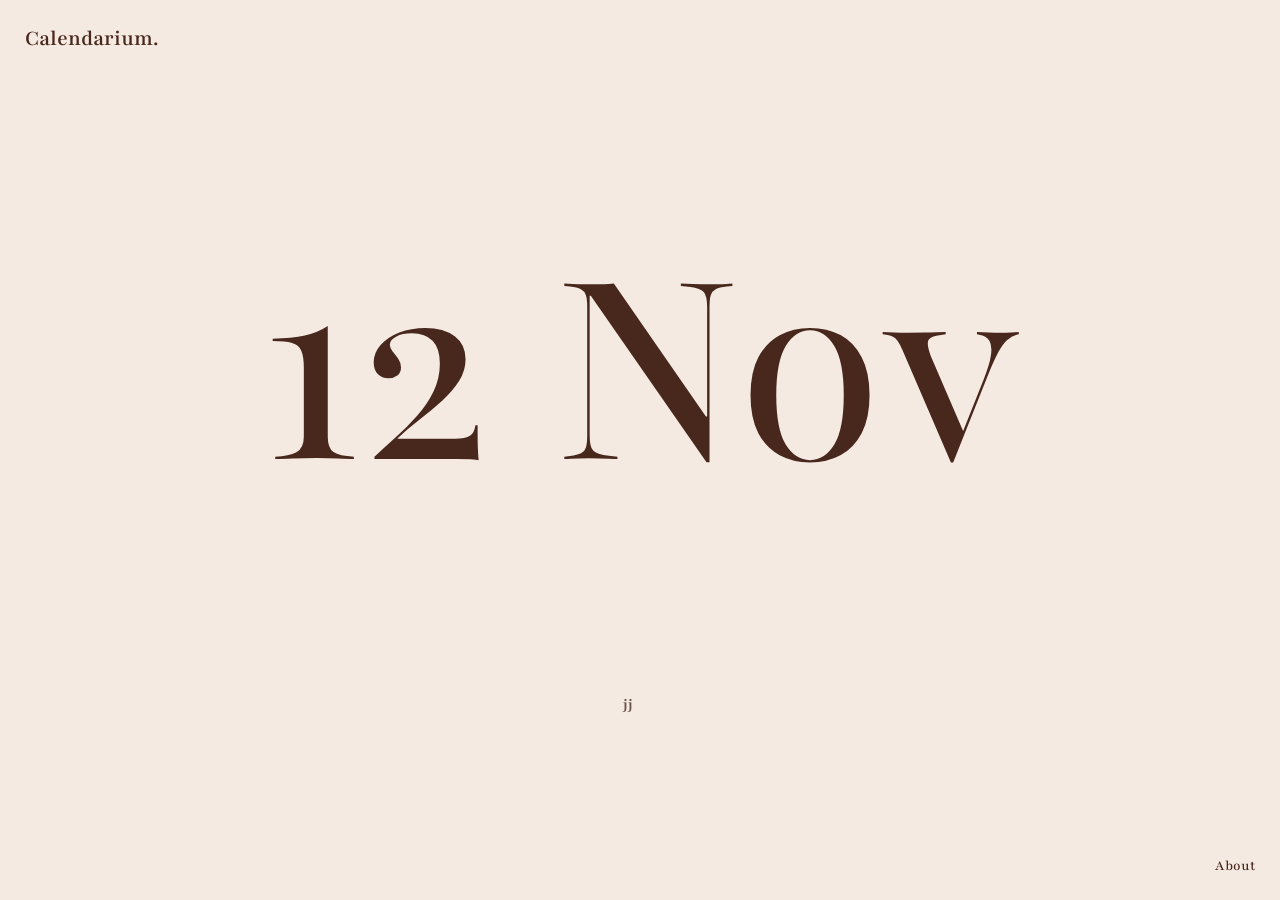
<file: src/main/resources/templates/index.html>
<!DOCTYPE html>
<html xmlns:th="http://www.thymeleaf.org" lang="en">
<head>
    <meta name="viewport" content="width=device-width, initial-scale=1.0"/>
    <meta charset="utf-8" />
    <title>Calendarium</title>
    <link href="https://fonts.googleapis.com/css2?family=Playfair:ital,opsz,wght@0,5..1200,300..900;1,5..1200,300..900&display=swap" rel="stylesheet">
    <style>
        * { box-sizing: border-box; margin: 0; padding: 0; }
        @media (min-width: 768px) {
            .desktop-row {
                flex-direction: row !important;
                justify-content: space-around !important;
            }
        }
        body {
            background-color: #f5eae1;
            font-family: 'Playfair', serif;
            color: #48271d;
            min-height: 100vh;
            display: flex;
            flex-direction: column;
            justify-content: space-between;
            padding: 25px;
            overflow-x: hidden;
            overflow-y: auto;
        }
        .main-date {
            font-size: clamp(60px, 20vw, 320px);
        }
        .content-wrap {
            display: flex;
            flex-direction: column;
            gap: 30px;
            max-width: 900px;
            text-align: center;
            margin: 0 auto;
            width: 100%;
        }
        @media (min-width: 768px) {
            .content-wrap {
                flex-direction: row;
                justify-content: space-between;
                gap: 50px;
            }
        }
    </style>
</head>
<body style="background-color: #f5eae1; overflow-y: auto; height: 100%;">

<!-- Antet / Header -->
<a href="/" style="text-decoration: none;color: #48271d;font-weight: 600; font-size: 23px; font-family: 'Playfair', Helvetica;cursor: pointer;">
    Calendarium.
</a>

<!-- Conținut Central -->


    <!-- Data mare -->
    <h2 th:text="${localDate}" style="
            font-family:  font-family: 'Playfair', Helvetica;
            font-weight: 400;
            color: #48271d;
            font-size: clamp(80px, 24vw, 400px);
            text-align: center;
            letter-spacing: 0;
            line-height: 1.1;
            margin: 20px 0;
            white-space: nowrap;">12 Nov

    </h2>

    <!-- Container pentru blocuri (Evenimente) -->


<!-- max-width limitează lățimea, iar margin: 0 auto centrează tot blocul pe pagină -->
<div style="display: grid; grid-template-columns: 1fr 1fr; gap: 15px; max-width: 1000px; margin: 0 auto;color: #48271d;">

    <div style="opacity: 0.8; line-height: normal; font-family: 'Playfair', Helvetica;
    text-align: left; padding: 0 0 0 100px; margin-bottom: 10px;"
         th:each="entry : ${list}">

        <div style="font-weight: 900; font-size: 22px; display: block;
        margin-top: 4px; margin-bottom: 4px; color: #48271d;"
             th:text="${entry.key}"></div>

        <ul style="margin: 0; padding: 0; list-style: none;">
            <li style="font-weight: 100; display: block; color: #48271d;"
                th:each="element : ${entry.value}">
                <p style="margin: 2px 0;"><b th:text="${element}">jj</b></p>
            </li>
        </ul>
    </div>

</div>

<!-- Subsol / Footer -->
<a href="about.html" style="  text-decoration: none;color: #48271d;font-weight: 500; font-size: 15px; font-family: 'Playfair', Helvetica; align-self: flex-end; cursor: pointer;">
    About
</a>

</body>
</html>


 <!--

<!DOCTYPE html>
<html lang="EN" xmlns:th="http://www.w3.org/1999/xhtml">
<head>
    <meta name="viewport" content="width=device-width, initial-scale=1"/>
    <meta charset="utf-8" />
    <link rel="stylesheet" th:href="@{/style.css}">
    <link rel="stylesheet" th:href="@{/global.css}">
    <script type="module">
        // Import the functions you need from the SDKs you need
        import { initializeApp } from "https://www.gstatic.com/firebasejs/13.2.0/firebase-app.js";
        import { getAnalytics } from "https://www.gstatic.com/firebasejs/13.2.0/firebase-analytics.js";
        // TODO: Add SDKs for Firebase products that you want to use
        // https://firebase.google.com/docs/web/setup#available-libraries

        // Your web app's Firebase configuration
        // For Firebase JS SDK v7.20.0 and later, measurementId is optional
        const firebaseConfig = {
          apiKey: "AIzaSyBH54KhbmSIHtY4wvOhjX2o94HGMMfO9uY",
          authDomain: "calendar-bd858.firebaseapp.com",
          projectId: "calendar-bd858",
          storageBucket: "calendar-bd858.firebasestorage.app",
          messagingSenderId: "321381733893",
          appId: "1:321381733893:web:aca1c44b6c7a47a516ee6c",
          measurementId: "G-8VYS7QMH3Q"
        };

        // Initialize Firebase
        const app = initializeApp(firebaseConfig);
        const analytics = getAnalytics(app);
    </script>
    <title></title>
</head>
<body>
<div class="desktop"><div class="text-wrapper" >11 Nov</div>
    <div class="div" >Calendarium.</div>
    <div class="text-wrapper-2" >About</div>
    <p class="international-day" ><span class="span" >🌎International Day<br/></span>
        <span class="text-wrapper-3" >The International day of Panda The International day of Tiger  🕌</span>
        <span class="span" >National Day</span>
        <span class="text-wrapper-3" > The Natioanl Day of Indepence of Brunei</span></p>
    <p class="p" ><span class="span" >🌖International Day<br/></span>
        <span class="text-wrapper-3" >The International day of Panda The International day of Tiger  📜</span>
        <span class="span" >National Day</span>
        <span class="text-wrapper-3" > The Natioanl Day of Indepence of Brunei</span></p></div>
</body>
</html>-->
</file>
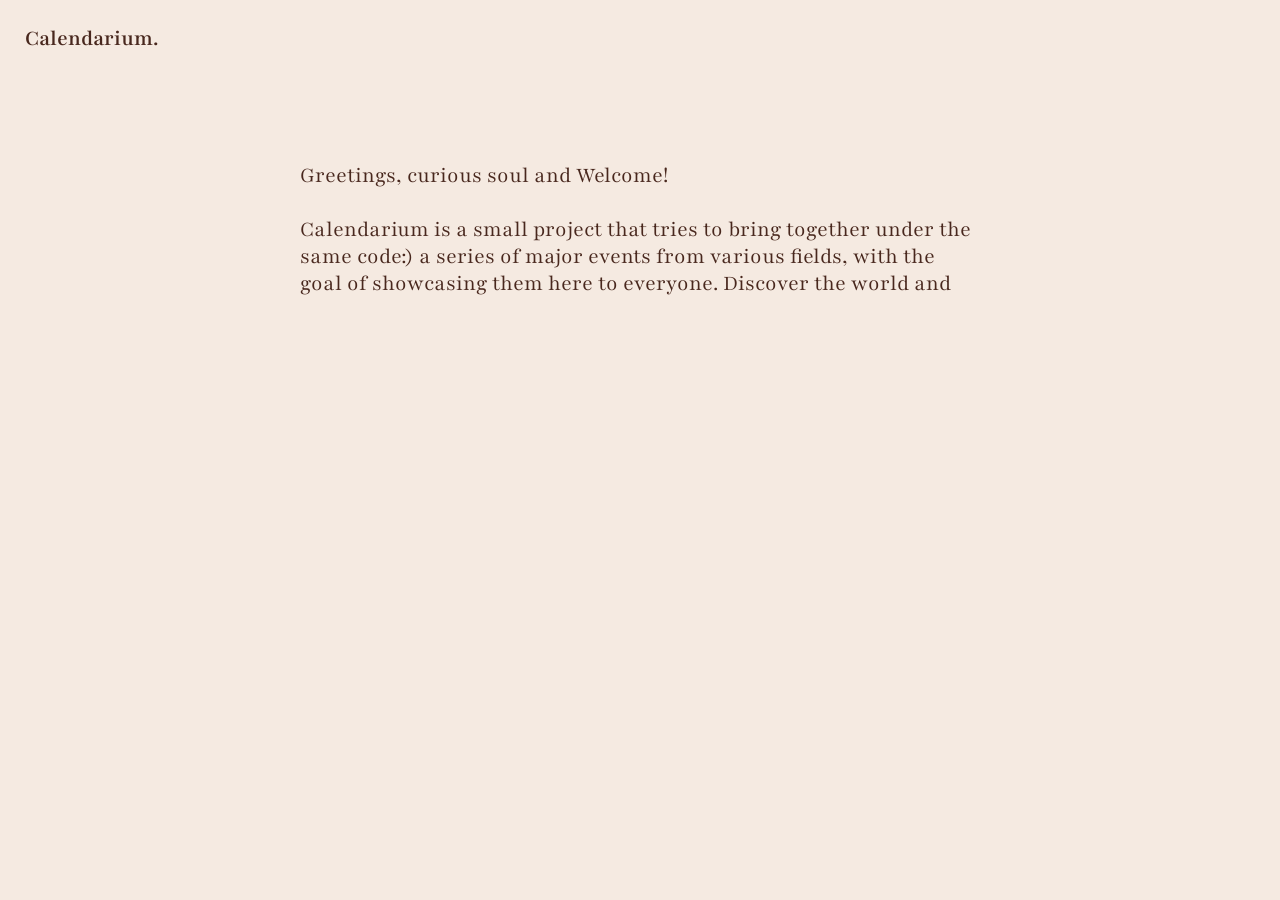
<file: src/main/resources/templates/about.html>
<!DOCTYPE html>
<html xmlns:th="http://www.thymeleaf.org" lang="en">
<head>
    <meta name="viewport" content="width=device-width, initial-scale=1.0"/>
    <meta charset="utf-8" />
    <title>Calendarium</title>
    <link href="https://fonts.googleapis.com/css2?family=Playfair:ital,opsz,wght@0,5..1200,300..900;1,5..1200,300..900&display=swap" rel="stylesheet">
    <style>
        * { box-sizing: border-box; margin: 0; padding: 0; }
        @media (min-width: 768px) {
            .desktop-row {
                flex-direction: row !important;
                justify-content: space-around !important;
            }
        }
   @media (min-width: 768px) {
            .content-wrap {
                flex-direction: row;
                justify-content: space-between;
                gap: 50px;
            }
        }
    </style>
</head>
<body style="background-color: #f5eae1; overflow-y: auto; height: 100%;            padding: 25px;">
<a href="/" style="text-decoration: none;color: #48271d;font-weight: 600; font-size: 23px; font-family: 'Playfair', Helvetica;cursor: pointer;">
    Calendarium.
</a>
<div style="font-family: 'Playfair', Helvetica;color: #48271d; max-width: 700px;       /* Lățimea maximă a box-ului */
    width: 90%;             /* Se adaptează pe ecrane mici */
    margin: 100px auto 0;   /* 100px sus, auto stânga/dreapta (centrează), 0 jos */
    padding: 10px;color: #48271d;font-weight: 100; font-size: 23px; font-family: 'Playfair', Helvetica;">
    Greetings, curious soul and Welcome!<br><br>
    Calendarium is a small project that tries to bring together under the same code:)
    a series of major events from various fields, with the goal of showcasing them here to everyone.
    Discover the world and
</div>

</body>
</html>
</file>
